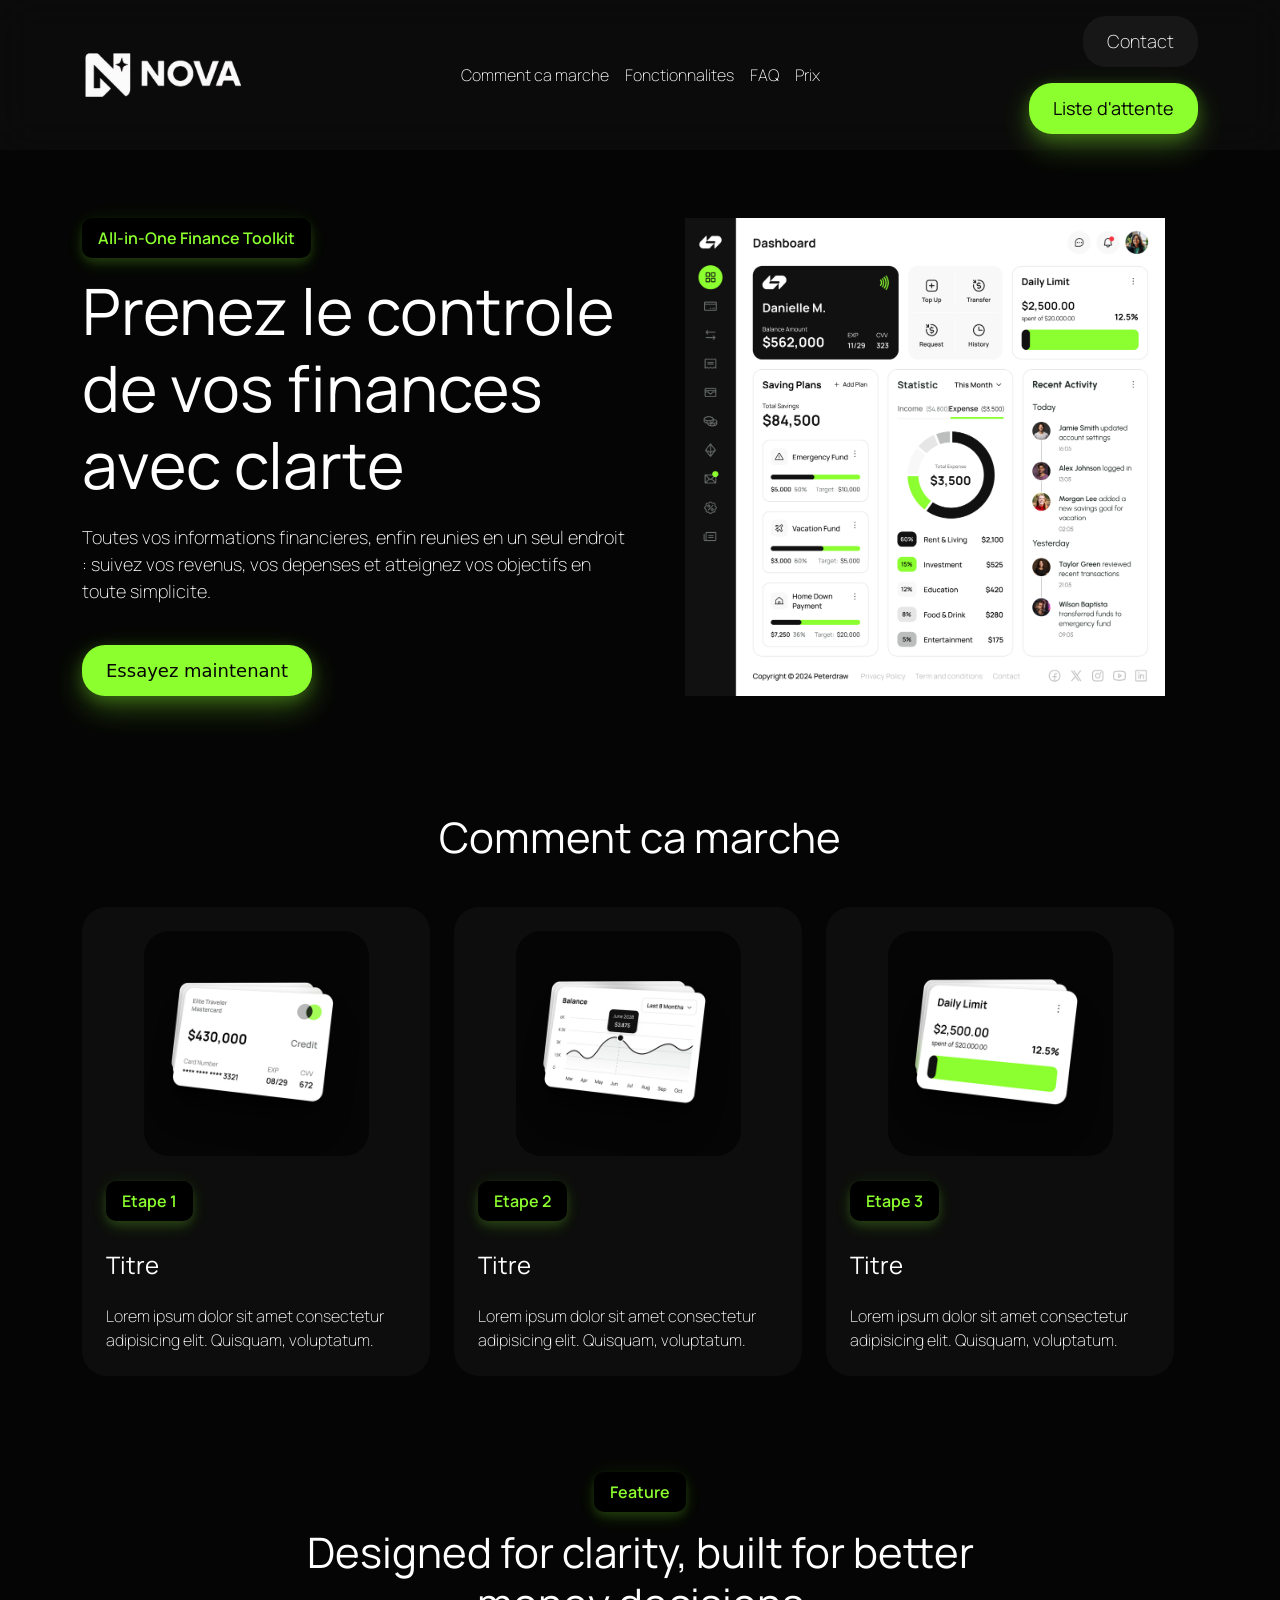
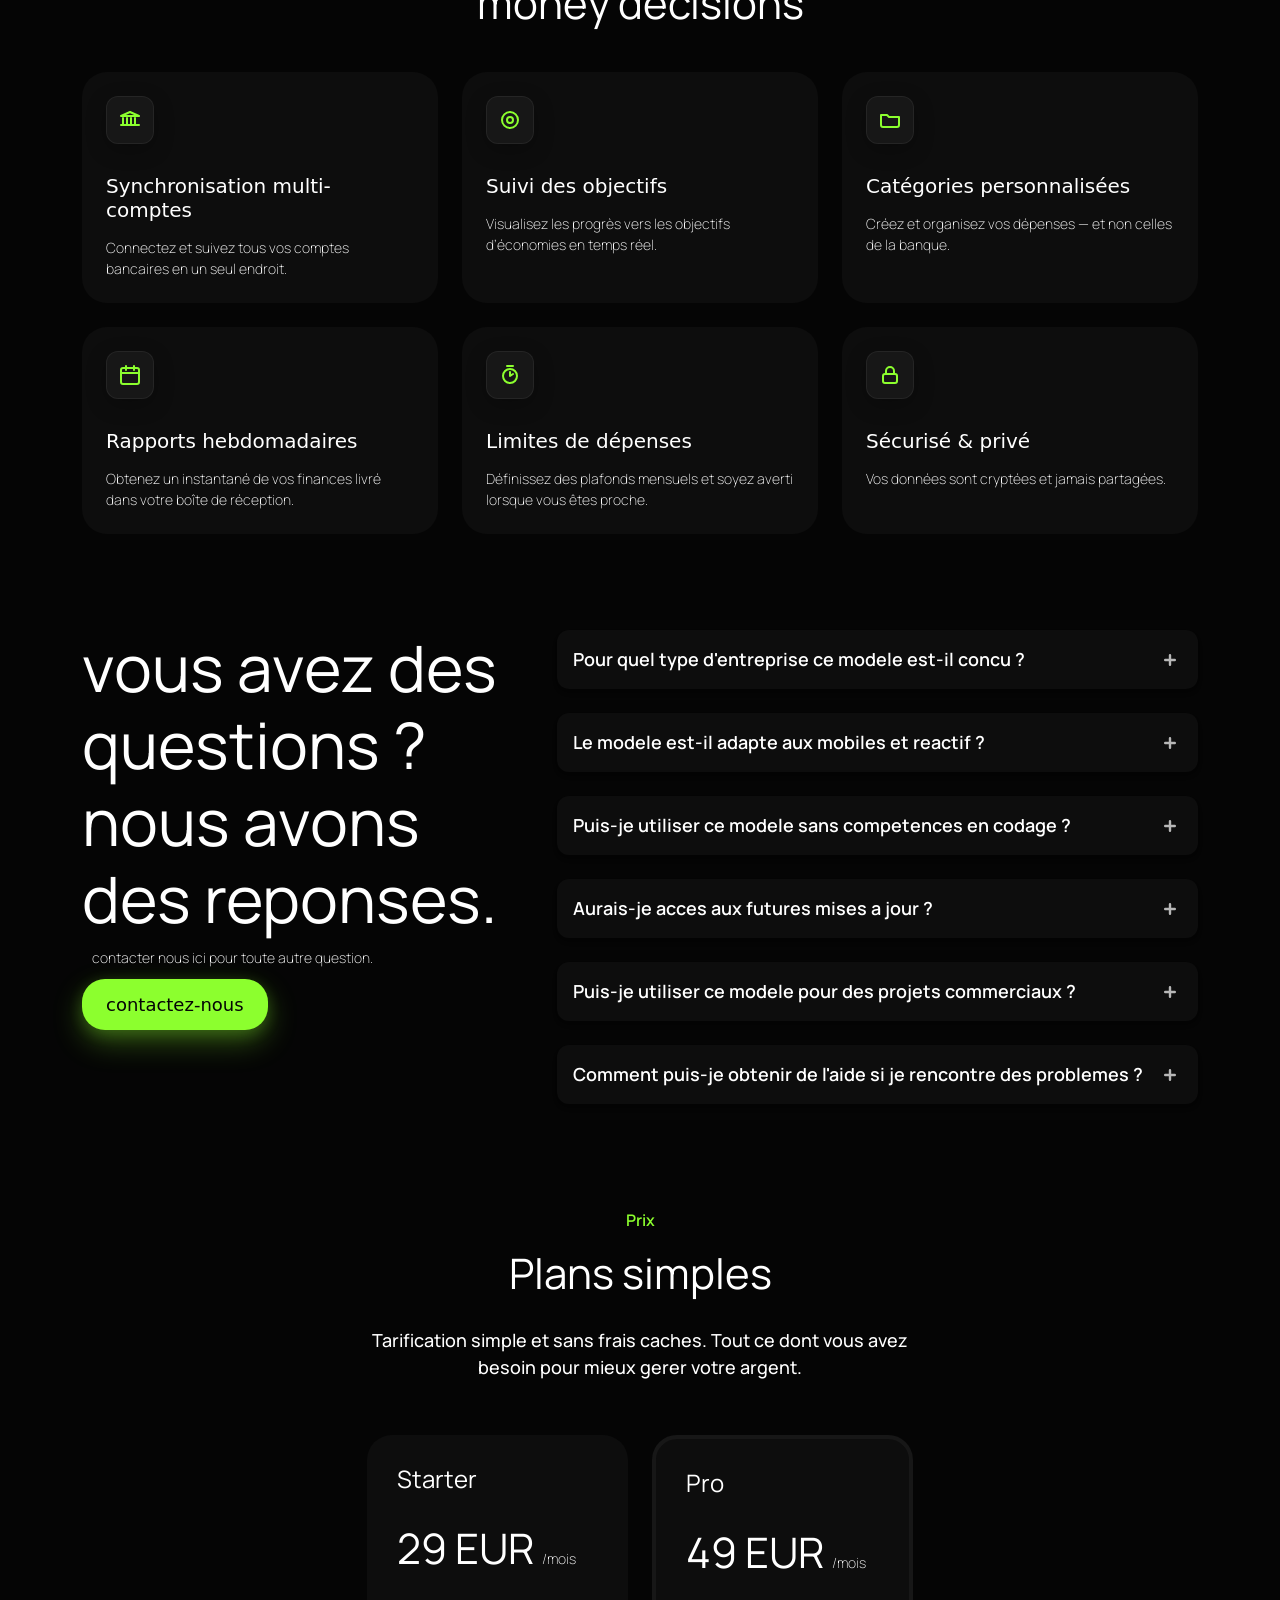
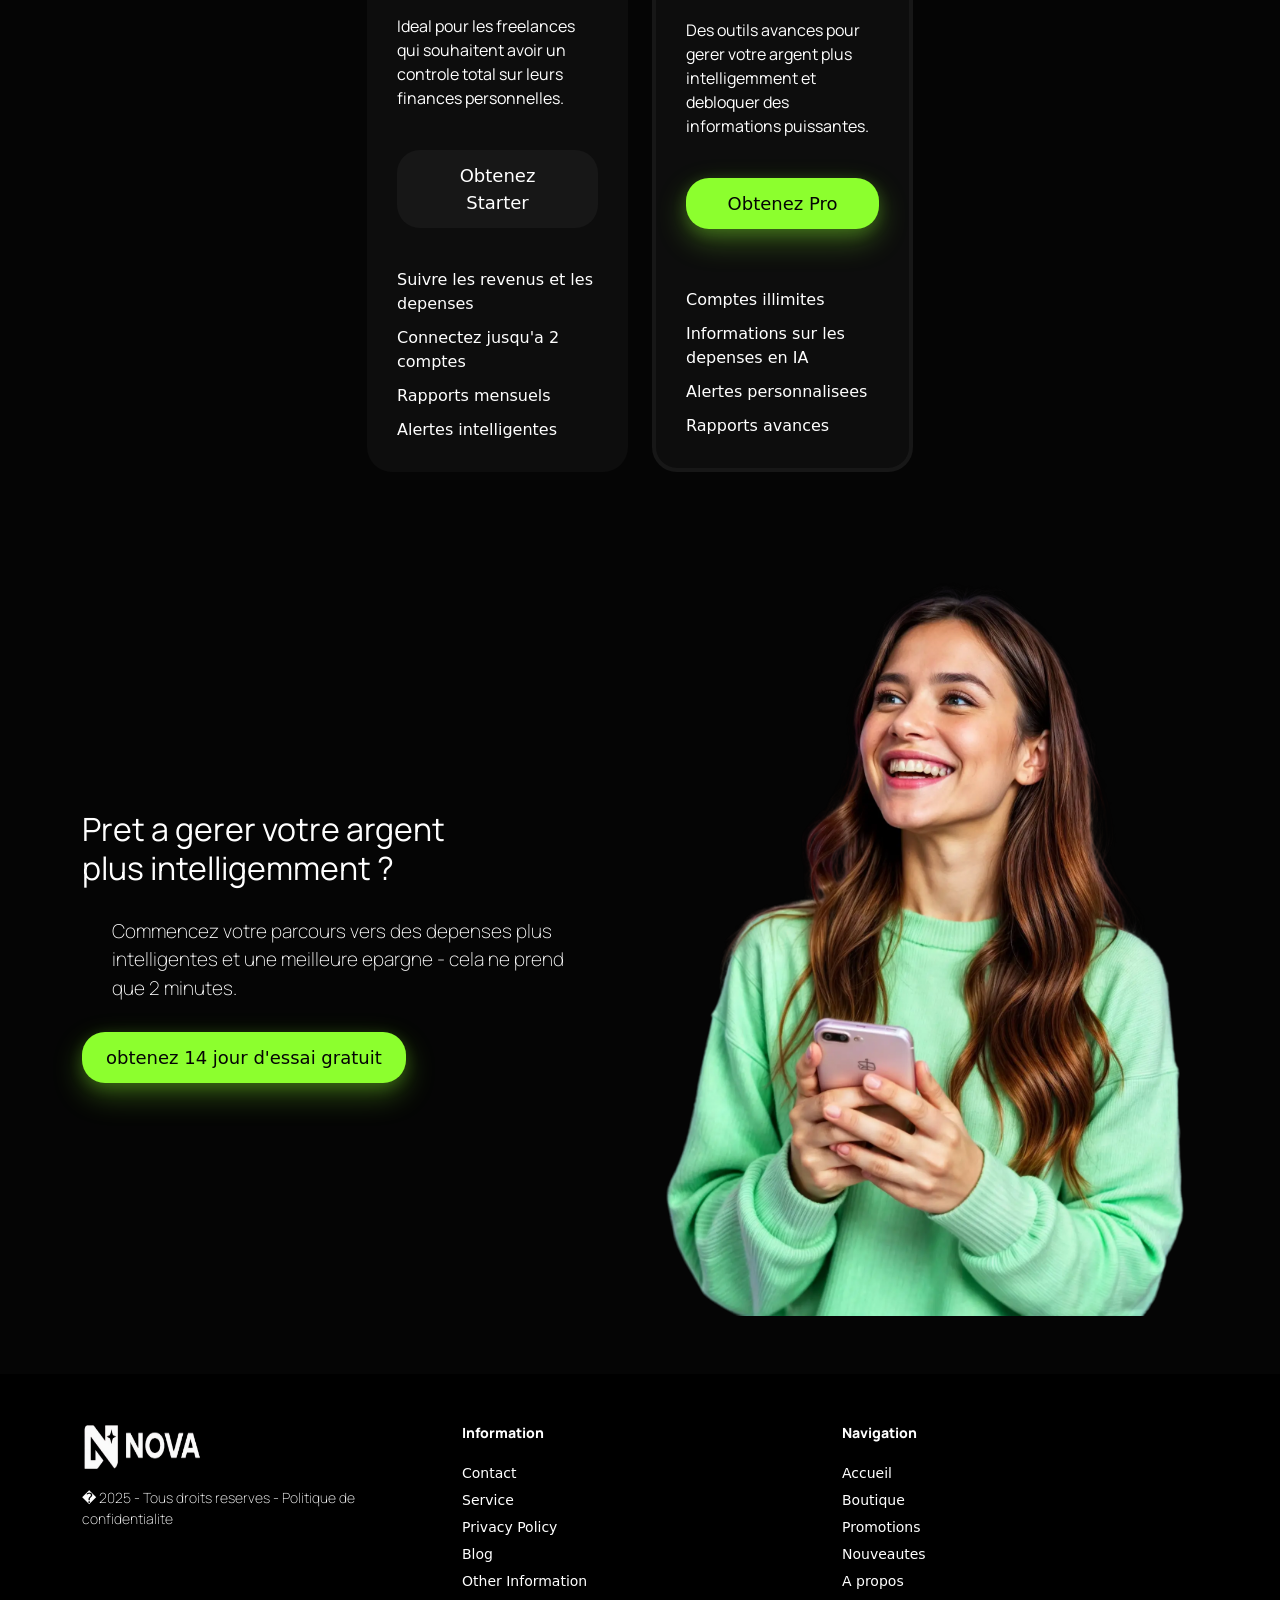
<file: index.html>
<!DOCTYPE html>
<html lang="fr">
<head>
    <meta charset="utf-8">
    <meta name="viewport" content="width=device-width, initial-scale=1">
    <title>Nova</title>
    <link href="https://cdn.jsdelivr.net/npm/bootstrap@5.3.8/dist/css/bootstrap.min.css" rel="stylesheet" integrity="sha384-sRIl4kxILFvY47J16cr9ZwB07vP4J8+LH7qKQnuqkuIAvNWLzeN8tE5YBujZqJLB" crossorigin="anonymous">
    <link rel="preconnect" href="https://fonts.googleapis.com">
    <link rel="preconnect" href="https://fonts.gstatic.com" crossorigin>
    <link href="https://fonts.googleapis.com/css2?family=Manrope:wght@200;300;400;500;600;700;800&display=swap" rel="stylesheet">
    <link rel="stylesheet" href="css/styles.css">
    <script src="js/script.js"></script>
</head>
<body>
<!-- 
    HEADER - Navigation principale sticky
    ====================================
    Header fixe en haut de page contenant le logo, la navigation principale
    et les boutons d'action. Utilise Bootstrap pour le responsive design.
-->
<header class="py-3"> <!-- Padding vertical pour l'espacement, classe sticky définie en CSS -->
    <div class="container"> <!-- Container Bootstrap pour centrer le contenu -->
        <div class="row align-items-center gy-3"> <!-- Grille responsive avec alignement vertical centré -->
            
            <!-- Logo de l'entreprise - Responsive : centré sur mobile, aligné à gauche sur desktop -->
            <div class="col-12 col-md-3 text-center text-md-start">
                <img class="logo" src="asset/img/logo.png" alt="Logo Nova - Plateforme de gestion financière">
            </div>
            
            <!-- Navigation principale - Menu horizontal avec ancres vers les sections -->
            <div class="col-12 col-md-6">
                <nav> <!-- Élément sémantique pour la navigation -->
                    <ul class="menu d-flex flex-wrap justify-content-center gap-3 mb-0">
                        <li><a href="#section1" class="nav-link">Comment ca marche</a></li> <!-- Lien vers section mécanisme -->
                        <li><a href="#section2" class="nav-link">Fonctionnalites</a></li> <!-- Lien vers section features -->
                        <li><a href="#question-1" class="nav-link">FAQ</a></li> <!-- Lien vers section FAQ -->
                        <li><a href="#section3" class="nav-link">Prix</a></li> <!-- Lien vers section pricing -->
                    </ul>
                </nav>
            </div>
            
            <!-- Boutons d'action - Contact et inscription à la liste d'attente -->
            <div class="col-12 col-md-3">
                <div class="d-flex justify-content-center justify-content-md-end gap-3 flex-wrap">
                    <button class="btn1" onclick="openPopup()">Contact</button> <!-- Ouvre la popup de contact -->
                    <a href="html/waitlist.html" class="btn">Liste d'attente</a> <!-- Redirection vers page waitlist -->
                </div>
            </div>
        </div>
    </div>
</header>

<!-- 
    POPUP DE CONTACT - Modal overlay
    ===============================
    Popup modale pour le formulaire de contact, cachée par défaut.
    Activée via JavaScript avec gestion des événements de fermeture.
-->
<div class="overlay" id="overlay" onclick="closePopup(event)"> <!-- Overlay sombre avec fermeture au clic -->
    <div class="popup" onclick="event.stopPropagation()"> <!-- Popup centrée, empêche la propagation du clic -->
        <button class="close-btn" onclick="closePopup()">Fermer</button> <!-- Bouton de fermeture explicite -->
        <h3>Contact</h3> <!-- Titre du formulaire -->
        
        <!-- Formulaire de contact avec champs obligatoires -->
        <form>
            <label for="nom">Nom :</label> <!-- Label associé pour l'accessibilité -->
            <input type="text" id="nom" name="nom"> <!-- Champ texte pour le nom -->

            <label for="email">Email :</label> <!-- Label pour l'email -->
            <input type="email" id="email" name="email"> <!-- Champ email avec validation HTML5 -->

            <label for="message">Message :</label> <!-- Label pour le message -->
            <textarea id="message" name="message"></textarea> <!-- Zone de texte multiligne -->

            <button class="btn">Envoyer</button> <!-- Bouton de soumission du formulaire -->
        </form>
    </div>
</div>

<!-- 
    CONTENU PRINCIPAL - Main content
    ===============================
    Contient toutes les sections principales de la page d'accueil
-->
<main>
    <!-- 
        SECTION HERO - Bannière d'accueil
        =================================
        Section d'introduction avec titre principal, description et call-to-action.
        Layout en deux colonnes : texte à gauche, image à droite sur desktop.
    -->
    <section class="hero py-5"> <!-- Section hero avec padding vertical -->
        <div class="container"> <!-- Container Bootstrap pour la largeur maximale -->
            <div class="row align-items-center justify-content-center gy-5"> <!-- Grille responsive avec espacement -->
                
                <!-- Colonne de contenu textuel - Priorité sur mobile -->
                <div class="col-12 col-lg-6 text-center text-lg-start">
                    <p class="hero-tag">All-in-One Finance Toolkit</p> <!-- Tag descriptif du produit -->
                    <h1 class="hero-title">Prenez le controle de vos finances avec clarte</h1> <!-- Titre principal H1 pour SEO -->
                    <p class="hero-text">Toutes vos informations financieres, enfin reunies en un seul endroit : suivez vos revenus, vos depenses et atteignez vos objectifs en toute simplicite.</p> <!-- Description détaillée -->
                    
                    <!-- Call-to-action principal -->
                    <div class="d-flex justify-content-center justify-content-lg-start">
                        <button class="btn">Essayez maintenant</button> <!-- Bouton d'action principal -->
                    </div>
                </div>
                
                <!-- Colonne d'illustration - Image hero -->
                <div class="col-12 col-lg-6 text-center">
                    <img id="anim1" class="hero-img img-fluid" src="asset/img/hero.avif" alt="Interface de gestion financière Nova"> <!-- Image responsive avec ID pour animation -->
                </div>
            </div>
        </div>
    </section>

    <!-- 
        SECTION MÉCANISME - Comment ça marche
        ====================================
        Présentation du processus en 3 étapes avec cards Bootstrap.
        Grille responsive qui s'adapte selon la taille d'écran.
    -->
    <section id="section1" class="py-5"> <!-- Section avec ancre pour navigation -->
        <div class="container">
            <!-- Titre de section centré -->
            <div class="row justify-content-center text-center mb-4">
                <div class="col-12 col-lg-6">
                    <h2 class="mechanisme-title">Comment ca marche</h2> <!-- Titre H2 pour hiérarchie SEO -->
                </div>
            </div>
            
            <!-- Grille de cards explicatives - 3 étapes du processus -->
            <div class="row g-4 align-items-stretch card-mechanism"> <!-- Espacement uniforme entre cards -->
                
                <!-- Card Étape 1 -->
                <div class="col-12 col-sm-6 col-md-4"> <!-- Responsive : 1 colonne mobile, 2 tablet, 3 desktop -->
                    <div class="card h-100"> <!-- Hauteur égale pour alignement -->
                        <img src="asset/img/card.avif" alt="Étape 1 - Configuration initiale"> <!-- Image illustrative -->
                        <p class="card-step">Etape 1</p> <!-- Numéro d'étape -->
                        <h3 class="card-title">Titre</h3> <!-- Titre de l'étape -->
                        <p class="card-text">Lorem ipsum dolor sit amet consectetur adipisicing elit. Quisquam, voluptatum.</p> <!-- Description -->
                    </div>
                </div>
                
                <!-- Card Étape 2 -->
                <div class="col-12 col-sm-6 col-md-4">
                    <div class="card h-100">
                        <img src="asset/img/card2.avif" alt="Étape 2 - Utilisation de la plateforme">
                        <p class="card-step">Etape 2</p>
                        <h3 class="card-title">Titre</h3>
                        <p class="card-text">Lorem ipsum dolor sit amet consectetur adipisicing elit. Quisquam, voluptatum.</p>
                    </div>
                </div>
                
                <!-- Card Étape 3 -->
                <div class="col-12 col-sm-6 col-md-4">
                    <div class="card h-100">
                        <img src="asset/img/card3.avif" alt="Étape 3 - Résultats et suivi">
                        <p class="card-step">Etape 3</p>
                        <h3 class="card-title">Titre</h3>
                        <p class="card-text">Lorem ipsum dolor sit amet consectetur adipisicing elit. Quisquam, voluptatum.</p>
                    </div>
                </div>
            </div>
        </div>
    </section>

    <section id="section2" class="mechanisme py-5">
        <div class="container">
            <div class="row justify-content-center text-center mb-4">
                <div class="col-12 col-lg-8">
                    <p class="feature-tag">Feature</p>
                    <h2 class="mechanisme-title">Designed for clarity, built for better money decisions</h2>
                </div>
            </div>
            <div class="row g-4 align-items-stretch">
                <div class="col-12 col-sm-6 col-lg-4 col-xl-3">
                    <div class="feature-card h-100">
                        <p class="card-step">UwU</p>
                        <h5 class="card-title">Synchronisation multi-comptes</h5>
                        <p class="card-text">Connectez et suivez tous vos comptes bancaires en un seul endroit.</p>
                    </div>
                </div>
                <div class="col-12 col-sm-6 col-lg-4 col-xl-3">
                    <div class="feature-card h-100">
                        <p class="card-step">UwU</p>
                        <h5 class="card-title">Suivi des objectifs</h5>
                        <p class="card-text">Visualisez les progrès vers les objectifs d’économies en temps réel.</p>
                    </div>
                </div>
                <div class="col-12 col-sm-6 col-lg-4 col-xl-3">
                    <div class="feature-card h-100">
                        <p class="card-step">UwU</p>
                        <h5 class="card-title">Catégories personnalisées</h5>
                        <p class="card-text">Créez et organisez vos dépenses — et non celles de la banque.</p>
                    </div>
                </div>
                <div class="col-12 col-sm-6 col-lg-4 col-xl-3">
                    <div class="feature-card h-100">
                        <p class="card-step">UwU</p>
                        <h5 class="card-title">Rapports hebdomadaires</h5>
                        <p class="card-text">Obtenez un instantané de vos finances livré dans votre boîte de réception.</p>
                    </div>
                </div>
                <div class="col-12 col-sm-6 col-lg-4 col-xl-3">
                    <div class="feature-card h-100">
                        <p class="card-step">UwU</p>
                        <h5 class="card-title">Limites de dépenses</h5>
                        <p class="card-text">Définissez des plafonds mensuels et soyez averti lorsque vous êtes proche.</p>
                    </div>
                </div>
                <div class="col-12 col-sm-6 col-lg-4 col-xl-3">
                    <div class="feature-card h-100">
                        <p class="card-step">UwU</p>
                        <h5 class="card-title">Sécurisé & privé</h5>
                        <p class="card-text">Vos données sont cryptées et jamais partagées.</p>
                    </div>
                </div>
            </div>
        </div>
    </section>

    <section id="question-1" class="py-5">
        <div class="container">
            <div class="row gy-5 align-items-start">
                <div class="col-12 col-lg-5">
                    <div class="vos-questions text-center text-lg-start">
                        <h1>vous avez des questions ?<br>nous avons des reponses.</h1>
                        <p>contacter nous ici pour toute autre question.</p>
                        <button class="btn1" onclick="openPopup()">contactez-nous</button>
                    </div>
                </div>
                <div class="col-12 col-lg-7">
                    <div class="faq-container">
                        <div class="faq-items">
                            <div class="faq-item">
                                <button
                                    class="faq-button"
                                    onclick="toggleFaqItem(1)"
                                    aria-expanded="false"
                                    aria-controls="faq-content-1"
                                    id="faq-button-1"
                                >
                                    <span class="faq-question">
                                        Pour quel type d'entreprise ce modele est-il concu ?
                                    </span>
                                    <svg
                                        id="faq-icon-plus-1"
                                        class="faq-icon"
                                        fill="currentColor"
                                        viewBox="0 0 20 20"
                                    >
                                        <path d="M10 5a1 1 0 011 1v3h3a1 1 0 110 2h-3v3a1 1 0 11-2 0v-3H6a1 1 0 110-2h3V6a1 1 0 011-1z"/>
                                    </svg>
                                    <svg
                                        id="faq-icon-minus-1"
                                        class="faq-icon hidden"
                                        fill="currentColor"
                                        viewBox="0 0 20 20"
                                    >
                                        <path d="M5 10a1 1 0 011-1h8a1 1 0 110 2H6a1 1 0 01-1-1z"/>
                                    </svg>
                                </button>
                                <div
                                    id="faq-content-1"
                                    class="faq-content"
                                    role="region"
                                    aria-labelledby="faq-button-1"
                                >
                                    <p>Nova est concu pour les outils SaaS, les tableaux de bord, les plateformes fintech ou tout produit numerique necessitant une page d'atterrissage moderne et axee sur la conversion. Il est entierement adaptable a un eventail de services web.</p>
                                </div>
                            </div>

                            <div class="faq-item">
                                <button
                                    class="faq-button"
                                    onclick="toggleFaqItem(2)"
                                    aria-expanded="false"
                                    aria-controls="faq-content-2"
                                    id="faq-button-2"
                                >
                                    <span class="faq-question">Le modele est-il adapte aux mobiles et reactif ?</span>
                                    <svg
                                        id="faq-icon-plus-2"
                                        class="faq-icon"
                                        fill="currentColor"
                                        viewBox="0 0 20 20"
                                    >
                                        <path d="M10 5a1 1 0 011 1v3h3a1 1 0 110 2h-3v3a1 1 0 11-2 0v-3H6a1 1 0 110-2h3V6a1 1 0 011-1z"/>
                                    </svg>
                                    <svg
                                        id="faq-icon-minus-2"
                                        class="faq-icon hidden"
                                        fill="currentColor"
                                        viewBox="0 0 20 20"
                                    >
                                        <path d="M5 10a1 1 0 011-1h8a1 1 0 110 2H6a1 1 0 01-1-1z"/>
                                    </svg>
                                </button>
                                <div
                                    id="faq-content-2"
                                    class="faq-content"
                                    role="region"
                                    aria-labelledby="faq-button-2"
                                >
                                    <p>Absolument. La mise en page s'adapte parfaitement a toutes les tailles d'ecran, y compris les ordinateurs de bureau, les tablettes et les smartphones. Chaque section est concue pour offrir une experience transparente sur tous les appareils.</p>
                                </div>
                            </div>

                            <div class="faq-item">
                                <button
                                    class="faq-button"
                                    onclick="toggleFaqItem(3)"
                                    aria-expanded="false"
                                    aria-controls="faq-content-3"
                                    id="faq-button-3"
                                >
                                    <span class="faq-question">Puis-je utiliser ce modele sans competences en codage ?</span>
                                    <svg
                                        id="faq-icon-plus-3"
                                        class="faq-icon"
                                        fill="currentColor"
                                        viewBox="0 0 20 20"
                                    >
                                        <path d="M10 5a1 1 0 011 1v3h3a1 1 0 110 2h-3v3a1 1 0 11-2 0v-3H6a1 1 0 110-2h3V6a1 1 0 011-1z"/>
                                    </svg>
                                    <svg
                                        id="faq-icon-minus-3"
                                        class="faq-icon hidden"
                                        fill="currentColor"
                                        viewBox="0 0 20 20"
                                    >
                                        <path d="M5 10a1 1 0 011-1h8a1 1 0 110 2H6a1 1 0 01-1-1z"/>
                                    </svg>
                                </button>
                                <div
                                    id="faq-content-3"
                                    class="faq-content"
                                    role="region"
                                    aria-labelledby="faq-button-3"
                                >
                                    <p>Oui, le modele est entierement modifiable avec des outils de glisser-deposer. Aucune connaissance en codage n'est requise pour mettre a jour le texte, echanger des images ou ajuster les mises en page.</p>
                                </div>
                            </div>

                            <div class="faq-item">
                                <button
                                    class="faq-button"
                                    onclick="toggleFaqItem(4)"
                                    aria-expanded="false"
                                    aria-controls="faq-content-4"
                                    id="faq-button-4"
                                >
                                    <span class="faq-question">Aurais-je acces aux futures mises a jour ?</span>
                                    <svg
                                        id="faq-icon-plus-4"
                                        class="faq-icon"
                                        fill="currentColor"
                                        viewBox="0 0 20 20"
                                    >
                                        <path d="M10 5a1 1 0 011 1v3h3a1 1 0 110 2h-3v3a1 1 0 11-2 0v-3H6a1 1 0 110-2h3V6a1 1 0 011-1z"/>
                                    </svg>
                                    <svg
                                        id="faq-icon-minus-4"
                                        class="faq-icon hidden"
                                        fill="currentColor"
                                        viewBox="0 0 20 20"
                                    >
                                        <path d="M5 10a1 1 0 011-1h8a1 1 0 110 2H6a1 1 0 01-1-1z"/>
                                    </svg>
                                </button>
                                <div
                                    id="faq-content-4"
                                    class="faq-content"
                                    role="region"
                                    aria-labelledby="faq-button-4"
                                >
                                    <p>Oui. Une fois l'achat effectue, vous recevrez automatiquement toutes les ameliorations ou optimisations futures que nous apporterons au modele. Votre version reste a jour avec les meilleures pratiques.</p>
                                </div>
                            </div>

                            <div class="faq-item">
                                <button
                                    class="faq-button"
                                    onclick="toggleFaqItem(5)"
                                    aria-expanded="false"
                                    aria-controls="faq-content-5"
                                    id="faq-button-5"
                                >
                                    <span class="faq-question">Puis-je utiliser ce modele pour des projets commerciaux ?</span>
                                    <svg
                                        id="faq-icon-plus-5"
                                        class="faq-icon"
                                        fill="currentColor"
                                        viewBox="0 0 20 20"
                                    >
                                        <path d="M10 5a1 1 0 011 1v3h3a1 1 0 110 2h-3v3a1 1 0 11-2 0v-3H6a1 1 0 110-2h3V6a1 1 0 011-1z"/>
                                    </svg>
                                    <svg
                                        id="faq-icon-minus-5"
                                        class="faq-icon hidden"
                                        fill="currentColor"
                                        viewBox="0 0 20 20"
                                    >
                                        <path d="M5 10a1 1 0 011-1h8a1 1 0 110 2H6a1 1 0 01-1-1z"/>
                                    </svg>
                                </button>
                                <div
                                    id="faq-content-5"
                                    class="faq-content"
                                    role="region"
                                    aria-labelledby="faq-button-5"
                                >
                                    <p>Sans faute. Nova est concede sous licence pour un usage personnel et commercial, ce qui vous permet de creer des sites Web clients ou de lancer votre propre produit sans aucun probleme de licence.</p>
                                </div>
                            </div>

                            <div class="faq-item">
                                <button
                                    class="faq-button"
                                    onclick="toggleFaqItem(6)"
                                    aria-expanded="false"
                                    aria-controls="faq-content-6"
                                    id="faq-button-6"
                                >
                                    <span class="faq-question">Comment puis-je obtenir de l'aide si je rencontre des problemes ?</span>
                                    <svg
                                        id="faq-icon-plus-6"
                                        class="faq-icon"
                                        fill="currentColor"
                                        viewBox="0 0 20 20"
                                    >
                                        <path d="M10 5a1 1 0 011 1v3h3a1 1 0 110 2h-3v3a1 1 0 11-2 0v-3H6a1 1 0 110-2h3V6a1 1 0 011-1z"/>
                                    </svg>
                                    <svg
                                        id="faq-icon-minus-6"
                                        class="faq-icon hidden"
                                        fill="currentColor"
                                        viewBox="0 0 20 20"
                                    >
                                        <path d="M5 10a1 1 0 011-1h8a1 1 0 110 2H6a1 1 0 01-1-1z"/>
                                    </svg>
                                </button>
                                <div
                                    id="faq-content-6"
                                    class="faq-content"
                                    role="region"
                                    aria-labelledby="faq-button-6"
                                >
                                    <p>Nous sommes la pour vous aider. Si vous avez des questions, vous pouvez nous joindre directement par notre formulaire de contact. Nous repondons generalement dans les 24 heures.</p>
                                </div>
                            </div>
                        </div>
                    </div>
                </div>
            </div>
        </div>
    </section>

    <section id="section3" class="py-5">
        <div class="container">
            <div class="row justify-content-center text-center mb-4">
                <div class="col-12 col-lg-6">
                    <p class="top-title-pricing">Prix</p>
                    <h2 class="title-pricing">Plans simples</h2>
                    <p class="plan-text">Tarification simple et sans frais caches. Tout ce dont vous avez besoin pour mieux gerer votre argent.</p>
                </div>
            </div>
            <div class="row g-4 justify-content-center align-items-stretch">
                <div class="col-12 col-sm-6 col-lg-4 col-xl-3">
                    <div class="plan-starter d-flex flex-column h-100">
                        <h4 class="plan-title">Starter</h4>
                        <div class="d-flex align-items-baseline gap-2">
                            <h2 class="plan-price">29 EUR</h2><p class="plan-duration">/mois</p>
                        </div>
                        <p class="plan-description">Ideal pour les freelances qui souhaitent avoir un controle total sur leurs finances personnelles.</p>
                        <button class="btn-starter">Obtenez Starter</button>
                        <ul class="plan-features list-unstyled ps-0 mt-auto mb-0">
                            <li>Suivre les revenus et les depenses</li>
                            <li>Connectez jusqu'a 2 comptes</li>
                            <li>Rapports mensuels</li>
                            <li>Alertes intelligentes</li>
                        </ul>
                    </div>
                </div>
                <div class="col-12 col-sm-6 col-lg-4 col-xl-3">
                    <div class="plan-pro d-flex flex-column h-100">
                        <h4 class="plan-title">Pro</h4>
                        <div class="d-flex align-items-baseline gap-2">
                            <h2 class="plan-price">49 EUR</h2><p class="plan-duration">/mois</p>
                        </div>
                        <p class="plan-description">Des outils avances pour gerer votre argent plus intelligemment et debloquer des informations puissantes.</p>
                        <button class="btn-pro">Obtenez Pro</button>
                        <ul class="plan-features list-unstyled ps-0 mt-auto mb-0">
                            <li>Comptes illimites</li>
                            <li>Informations sur les depenses en IA</li>
                            <li>Alertes personnalisees</li>
                            <li>Rapports avances</li>
                        </ul>
                    </div>
                </div>
            </div>
        </div>
    </section>

    <section class="blog py-5">
        <div class="container">
            <div class="row align-items-center gy-4">
                <div class="col-12 col-md-6 text-center text-md-start">
                     <h3>Pret a gerer votre argent <br> plus intelligemment ?</h3>
                     <p>Commencez votre parcours vers des depenses plus intelligentes et une meilleure epargne - cela ne prend que 2 minutes.</p>
                     <button class="btn">obtenez 14 jour d'essai gratuit</button>
                </div>
                <div class="col-12 col-md-6 text-center">
                    <img class="img-1 img-fluid" src="asset/img/femme.webp" alt="femme">
                </div>
            </div>
        </div>
    </section>
</main>

<footer class="py-5">
    <div class="container">
        <div class="row gy-4">
            <div class="col-12 col-md-4">
                <div class="footer-content">
                    <img src="asset/img/logo.png" alt="Reservetel Logo" class="logo">
                    <div class="infos">
                        <p> � 2025 - Tous droits reserves - Politique de confidentialite </p>
                    </div>
                </div>
            </div>
            <div class="col-12 col-md-8">
                <div class="row gy-4">
                    <div class="col-12 col-sm-6">
                        <div class="footer-links">
                            <p><strong>Information</strong></p>
                            <ul class="footer-menu">
                                <li>Contact</li>
                                <li>Service</li>
                                <li>Privacy Policy</li>
                                <li>Blog</li>
                                <li>Other Information</li>
                            </ul>
                        </div>
                    </div>
                    <div class="col-12 col-sm-6">
                        <div class="footer-links">
                            <p><strong>Navigation</strong></p>
                            <ul class="footer-menu">
                                <li>Accueil</li>
                                <li>Boutique</li>
                                <li>Promotions</li>
                                <li>Nouveautes</li>
                                <li>A propos</li>
                            </ul>
                        </div>
                    </div>
                </div>
            </div>
        </div>
    </div>
</footer>
</body>
</html>
</file>
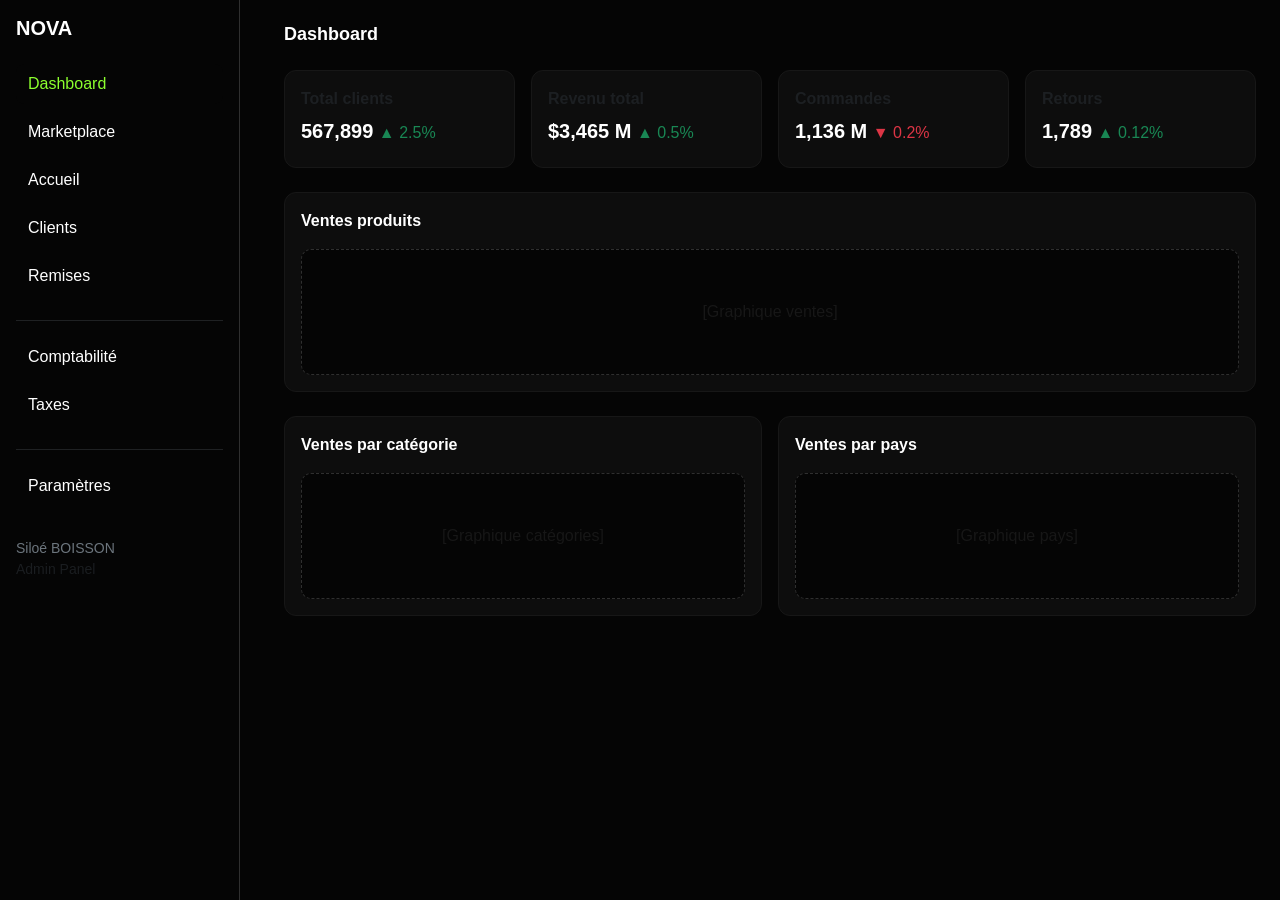
<file: html/admin_panel.html>
<!DOCTYPE html>
<html lang="fr">
<head>
    <meta charset="UTF-8">
    <title>Panel Admin</title>
    <link href="https://cdn.jsdelivr.net/npm/bootstrap@5.3.8/dist/css/bootstrap.min.css" rel="stylesheet" integrity="sha384-sRIl4kxILFvY47J16cr9ZwB07vP4J8+LH7qKQnuqkuIAvNWLzeN8tE5YBujZqJLB" crossorigin="anonymous">
    <link rel="stylesheet" href="../css/styles.css">
    <link rel="stylesheet" href="../css/adminpanel.css">
</head>
<body>

<div class="d-flex">
    <!-- Sidebar -->
    <div class="sidebar p-3">
        <h5 class="fw-bold text-white mb-4">NOVA</h5>
        <ul class="nav flex-column">
            <li class="nav-item mb-2"><a href="#" class="nav-link active">Dashboard</a></li>
            <li class="nav-item mb-2"><a href="#" class="nav-link">Marketplace</a></li>
            <li class="nav-item mb-2"><a href="../index.html" class="nav-link">Accueil</a></li>
            <li class="nav-item mb-2"><a href="#" class="nav-link">Clients</a></li>
            <li class="nav-item mb-2"><a href="#" class="nav-link">Remises</a></li>
            <hr class="border-secondary">
            <li class="nav-item mb-2"><a href="#" class="nav-link">Comptabilité</a></li>
            <li class="nav-item mb-2"><a href="#" class="nav-link">Taxes</a></li>
            <hr class="border-secondary">
            <li class="nav-item mb-2"><a href="#" class="nav-link">Paramètres</a></li>
        </ul>
        <div class="mt-auto small text-secondary pt-4">
            Siloé BOISSON<br><span class="text-muted">Admin Panel</span>
        </div>
    </div>

    <!-- Main content -->
    <div class="main p-4 flex-fill">
        <h4 class="fw-bold text-white mb-4">Dashboard</h4>

        <!-- Stats Cards -->
        <div class="row g-3 mb-4">
            <div class="col-md-3">
                <div class="card p-3 stat-card">
                    <div class="fw-semibold text-muted">Total clients</div>
                    <h5 class="fw-bold text-white mt-2">567,899 <span class="text-success fs-6">▲ 2.5%</span></h5>
                </div>
            </div>
            <div class="col-md-3">
                <div class="card p-3 stat-card">
                    <div class="fw-semibold text-muted">Revenu total</div>
                    <h5 class="fw-bold text-white mt-2">$3,465 M <span class="text-success fs-6">▲ 0.5%</span></h5>
                </div>
            </div>
            <div class="col-md-3">
                <div class="card p-3 stat-card">
                    <div class="fw-semibold text-muted">Commandes</div>
                    <h5 class="fw-bold text-white mt-2">1,136 M <span class="text-danger fs-6">▼ 0.2%</span></h5>
                </div>
            </div>
            <div class="col-md-3">
                <div class="card p-3 stat-card">
                    <div class="fw-semibold text-muted">Retours</div>
                    <h5 class="fw-bold text-white mt-2">1,789 <span class="text-success fs-6">▲ 0.12%</span></h5>
                </div>
            </div>
        </div>

        <!-- Graph placeholders -->
        <div class="card p-3 mb-4 stat-card">
            <div class="fw-semibold text-white mb-3">Ventes produits</div>
            <div class="chart-placeholder">[Graphique ventes]</div>
        </div>

        <div class="row g-3">
            <div class="col-md-6">
                <div class="card p-3 stat-card">
                    <div class="fw-semibold text-white mb-3">Ventes par catégorie</div>
                    <div class="chart-placeholder">[Graphique catégories]</div>
                </div>
            </div>
            <div class="col-md-6">
                <div class="card p-3 stat-card">
                    <div class="fw-semibold text-white mb-3">Ventes par pays</div>
                    <div class="chart-placeholder">[Graphique pays]</div>
                </div>
            </div>
        </div>
    </div>
</div>

</body>
</html>
</file>
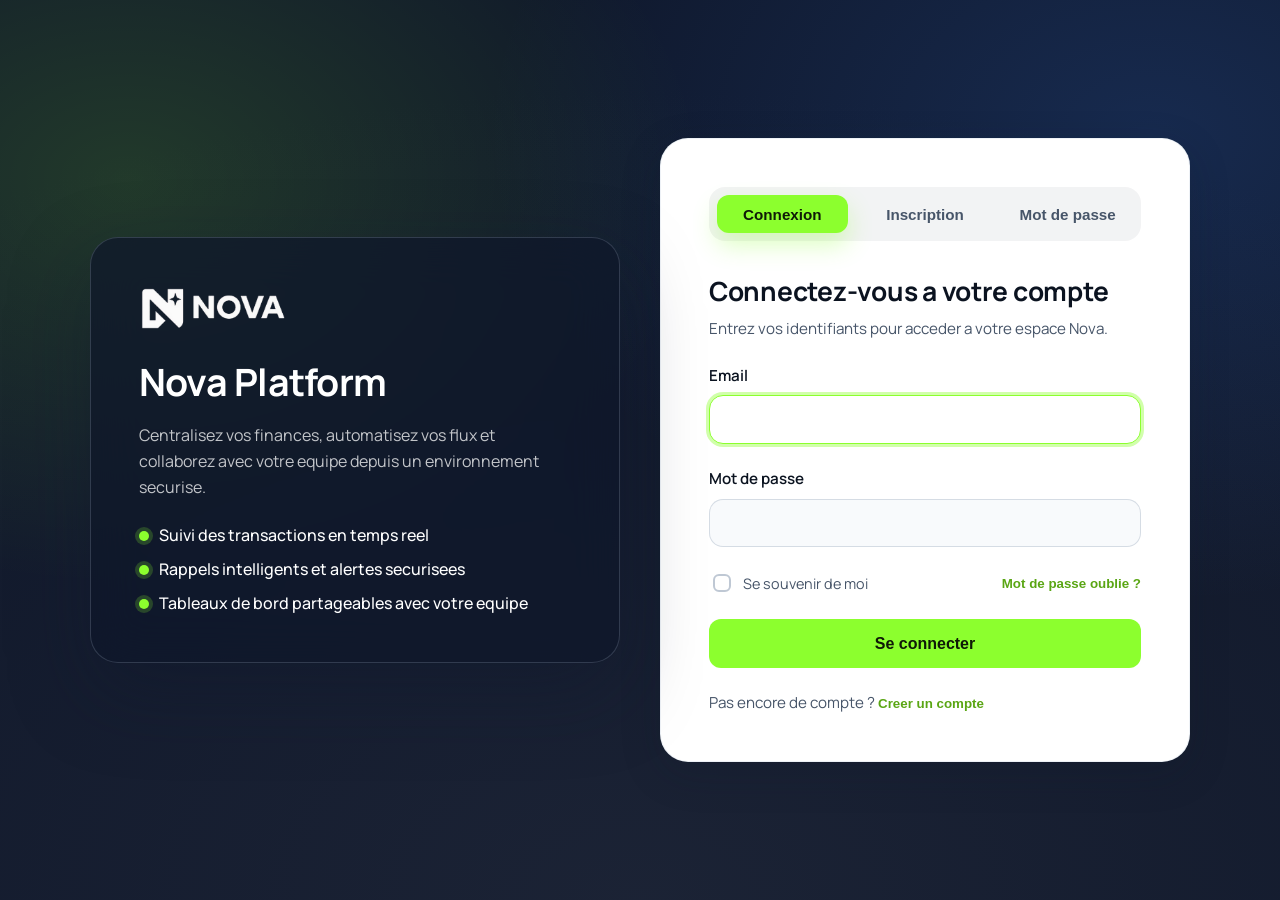
<file: html/auth.html>
<!DOCTYPE html>
<html lang="fr">
<head>
    <meta charset="UTF-8">
    <meta name="viewport" content="width=device-width, initial-scale=1.0">
    <title>Nova - Espace Authentification</title>
    <link rel="preconnect" href="https://fonts.googleapis.com">
    <link rel="preconnect" href="https://fonts.gstatic.com" crossorigin>
    <link href="https://fonts.googleapis.com/css2?family=Manrope:wght@400;500;600;700&display=swap" rel="stylesheet">
    <link rel="stylesheet" href="../css/auth.css">
</head>
<body>
<main class="auth-layout">
    <section class="auth-content">
        <div class="auth-intro">
            <img src="../asset/img/logo.png" alt="Nova" class="auth-logo">
            <h1>Nova Platform</h1>
            <p>Centralisez vos finances, automatisez vos flux et collaborez avec votre equipe depuis un environnement securise.</p>
            <ul>
                <li>Suivi des transactions en temps reel</li>
                <li>Rappels intelligents et alertes securisees</li>
                <li>Tableaux de bord partageables avec votre equipe</li>
            </ul>
        </div>

        <div class="auth-card" role="region" aria-labelledby="auth-tabs">
            <nav class="auth-tabs" id="auth-tabs" aria-label="Choix du formulaire">
                <button type="button" class="auth-tab is-active" data-auth-tab="login">Connexion</button>
                <button type="button" class="auth-tab" data-auth-tab="register">Inscription</button>
                <button type="button" class="auth-tab" data-auth-tab="reset">Mot de passe</button>
            </nav>

            <form action="#" method="post" class="auth-form is-active" data-auth-panel="login" novalidate>
                <div class="auth-form-header">
                    <h2>Connectez-vous a votre compte</h2>
                    <p>Entrez vos identifiants pour acceder a votre espace Nova.</p>
                </div>
                <div class="auth-field">
                    <label for="login-email">Email</label>
                    <input type="email" id="login-email" name="email" autocomplete="email" required>
                </div>
                <div class="auth-field">
                    <label for="login-password">Mot de passe</label>
                    <input type="password" id="login-password" name="password" autocomplete="current-password" required>
                </div>
                <div class="auth-form-row">
                    <label class="auth-checkbox">
                        <input type="checkbox" name="remember">
                        <span>Se souvenir de moi</span>
                    </label>
                    <button type="button" class="auth-link" data-switch-to="reset">Mot de passe oublie ?</button>
                </div>
                <button type="submit" class="auth-button">Se connecter</button>
                <p class="auth-footer-text">
                    Pas encore de compte ?
                    <button type="button" class="auth-link" data-switch-to="register">Creer un compte</button>
                </p>
            </form>

            <form action="#" method="post" class="auth-form" data-auth-panel="register" novalidate>
                <div class="auth-form-header">
                    <h2>Creer votre compte</h2>
                    <p>Rejoignez Nova en quelques secondes et commencez a piloter vos finances.</p>
                </div>
                <div class="auth-field">
                    <label for="register-email">Email</label>
                    <input type="email" id="register-email" name="email" autocomplete="email" required>
                </div>
                <div class="auth-field">
                    <label for="register-name">Nom complet</label>
                    <input type="text" id="register-name" name="name" autocomplete="name" required>
                </div>
                <div class="auth-field">
                    <label for="register-password">Mot de passe</label>
                    <input type="password" id="register-password" name="password" autocomplete="new-password" required>
                </div>
                <div class="auth-field">
                    <label for="register-country">Pays</label>
                    <select id="register-country" name="country" required>
                        <option value="france">France</option>
                        <option value="canada">Canada</option>
                        <option value="belgique">Belgique</option>
                        <option value="suisse">Suisse</option>
                        <option value="autre">Autre</option>
                    </select>
                </div>
                <label class="auth-checkbox">
                    <input type="checkbox" name="updates">
                    <span>Recevoir les actualites produit et les alertes de securite.</span>
                </label>
                <button type="submit" class="auth-button">Creer un compte</button>
                <p class="auth-footer-text">
                    Deja membre ?
                    <button type="button" class="auth-link" data-switch-to="login">Se connecter</button>
                </p>
            </form>

            <form action="#" method="post" class="auth-form" data-auth-panel="reset" novalidate>
                <div class="auth-form-header">
                    <h2>Reinitialiser votre mot de passe</h2>
                    <p>Saisissez votre email. Nous vous enverrons un lien de reinitialisation.</p>
                </div>
                <div class="auth-field">
                    <label for="reset-email">Email</label>
                    <input type="email" id="reset-email" name="email" autocomplete="email" required>
                </div>
                <button type="submit" class="auth-button">Envoyer le lien</button>
                <p class="auth-footer-text">
                    Besoin d'un compte ?
                    <button type="button" class="auth-link" data-switch-to="register">Creer un compte</button>
                </p>
                <p class="auth-footer-text">
                    Vous souvenez-vous de votre mot de passe ?
                    <button type="button" class="auth-link" data-switch-to="login">Retour a la connexion</button>
                </p>
            </form>
        </div>
    </section>
</main>

<script src="../js/auth.js"></script>
</body>
</html>
</file>
<file: css/styles.css>
﻿:root {
  /* Palette de couleurs principales - Thème naturel */
  --beige: #F1F1D3;           /* Couleur douce pour les backgrounds secondaires */
  --vert-beige: #E3EBD0;      /* Transition entre beige et vert */
  --vert-clair: #C7DDC5;      /* Vert pastel pour les éléments subtils */
  --vert: #9FCDA8;            /* Vert principal pour les accents */
  --turquoise: #7DC2A5;       /* Couleur complémentaire pour la diversité */

  /* Couleurs système */
  --blanc: #ffffff;           /* Blanc pur pour les textes et backgrounds */
  --noir: #000000;            /* Noir pour les textes principaux */

  /* Couleurs fonctionnelles */
  --primary: #8CFF2E;         /* Couleur primaire - Vert fluo pour les CTA */
  --background: #050505;      /* Background principal - Noir profond */

  /* Interface utilisateur - Niveaux de gris */
  --UI-1: #0D0D0D;           /* Background le plus sombre */
  --UI-2: #171717;           /* Background intermédiaire */
  --UI-3: #2F2F2F;           /* Background le plus clair */
  --Border: #F8F8FA;         /* Couleur des bordures */
}

/*
   RESET CSS - Normalisation des styles par défaut
   ===============================================
   Supprime les marges/paddings par défaut et définit box-sizing
*/
* {
    margin: 0;                 /* Supprime toutes les marges par défaut */
    padding: 0;                /* Supprime tous les paddings par défaut */
    box-sizing: border-box;    /* Inclut padding et border dans la largeur */
}

/* Reset spécifique pour html et body */
html, body {
  margin: 0;
  padding: 0;
}

/*
   HEADER - Navigation principale
   =============================
   Styles pour le header sticky avec effet de transparence et blur.
   Optimisé pour la lisibilité sur tous les backgrounds.
*/
header {
    width: 100%;                    /* Largeur complète */
    position: sticky;               /* Reste fixé en haut lors du scroll */
    top: 0;                        /* Position au sommet de la page */
    z-index: 1000;                 /* Au-dessus de tous les autres éléments */
    font-family: 'Manrope', sans-serif; /* Police cohérente avec le design */
    background: rgba(13, 13, 13, 0.8);  /* Background semi-transparent */
    backdrop-filter: blur(20px);    /* Effet de flou sur le contenu en arrière-plan */
    -webkit-backdrop-filter: blur(20px); /* Support Safari */
}

/* Logo de l'entreprise */
.logo {
    height: 50px;                  /* Hauteur fixe pour cohérence */
}

/*
   NAVIGATION - Menu principal
   ==========================
   Styles pour la liste de navigation horizontale
*/
.menu {
    list-style: none;              /* Supprime les puces de liste */
    display: flex;                 /* Layout flexbox pour alignement horizontal */
    flex-wrap: wrap;               /* Permet le retour à la ligne sur mobile */
    gap: 25px;                     /* Espacement uniforme entre les liens */
    padding-left: 0;               /* Supprime le padding par défaut des listes */
}

/* Liens de navigation */
.menu a {
    text-decoration: none;         /* Supprime le soulignement par défaut */
    color: var(--blanc);           /* Couleur blanche pour contraste */
    font-weight: 16;               /* Poids de police pour lisibilité */
    transition: color 0.3s;        /* Animation douce au survol */
}

/* Effet de survol sur les liens */
.menu a:hover {
    color: var(--primary);         /* Change vers la couleur primaire au survol */
}

/*
   STYLES DE BASE - Body et typographie
   ===================================
   Définit l'apparence générale de la page et la hiérarchie typographique
*/
body {
  background-color: var(--background); /* Background sombre principal */
}

/* Reset des marges pour tous les éléments de texte */
h1, h2, h3, h4, p {
  margin: 0;                       /* Supprime les marges par défaut */
  padding: 0;                      /* Supprime les paddings par défaut */
}

/*
   HIÉRARCHIE TYPOGRAPHIQUE
   ========================
   Définit les styles pour chaque niveau de titre selon l'importance
*/

/* Titre principal H1 - Hero sections */
h1 {
    font-family: 'Manrope', sans-serif; /* Police principale */
    font-size: 64px;                    /* Taille importante pour impact visuel */
    font-weight: 400;                   /* Poids normal pour élégance */
    flex-shrink: 0;                     /* Empêche la réduction dans flexbox */
    color: var(--blanc);                /* Couleur blanche pour contraste */
}

/* Titre de section H2 */
h2 {
  font-family: 'Manrope', sans-serif;
  font-size: 42px;                     /* Taille intermédiaire */
  font-weight: 400;
  flex-shrink: 0;
  color: var(--blanc);
}

/* Sous-titres H3 */
h3, .h3 {
  font-family: 'Manrope', sans-serif;
  font-size: 32px;                     /* Taille pour sous-sections */
  font-weight: 400;
  color: var(--blanc);
}

/* Titres de composants H4 */
h4 {
  font-family: 'Manrope', sans-serif;
  font-size: 18px;                     /* Taille plus petite pour détails */
  font-weight: 600;                    /* Poids plus lourd pour distinction */
  color: var(--blanc);
}

/* Liens génériques */
a {
    display: inline-block;             /* Permet les transformations CSS */
    color: var(--noir);                /* Couleur par défaut */
    text-decoration: none;
}
p, span {
  font-family: 'Manrope', sans-serif;
  font-size: 14px;
  font-weight: lighter;
  color: var(--blanc);
}

.hero {
  background-color: var(--background);
  color: var(--blanc);
}

.hero-tag {
  font-size: 16px;
  font-weight: 600;
  margin-bottom: 15px;
  margin-top: 0;
  margin-left: 0px;
  margin-right: auto;
  padding: 8px 16px;
  border-radius: 10px;
  background: var(--noir);
  color: var(--primary);
  display: inline-block;
  width: fit-content;
  box-shadow:
    0 4px 8px rgba(140, 255, 46, 0.10),
    0 8px 16px rgba(140, 255, 46, 0.1),
    0 0 20px rgba(140, 255, 46, 0.08);
}

.hero-title {
  font-size: 64px;
  font-weight: 400;
  margin-bottom: 20px;
}

.hero-text {
  font-size: 18px;
  font-weight: lighter;
  margin-bottom: 40px;
}

.btn {
  background-color: var(--primary);
  color: var(--background);
  padding: 12px 24px;
  border: none;
  border-radius: 23px;
  font-size: 18px;
  cursor: pointer;
  box-shadow: 0 12px 30px rgba(140, 255, 46, 0.3), 0 4px 15px rgba(140, 255, 46, 0.2);
  transition: all 0.3s cubic-bezier(0.25, 0.46, 0.45, 0.94);
  overflow: hidden;
    z-index: 1;
}

.btn:hover {
  background-color: var(--primary);
  color: var(--background);
  box-shadow: none;
}

.btn1 {
  background-color: var(--UI-2);
  color: var(--blanc);
  padding: 12px 24px;
  border: none;
  border-radius: 23px;
  font-size: 18px;
  font-weight: 200;
  cursor: pointer;
  transition: all 0.3s cubic-bezier(0.25, 0.46, 0.45, 0.94);
  overflow: hidden;
}

.btn1:hover {
  background-color: var(--UI-3);
  color: var(--blanc);
  box-shadow: none;
}

.hero-img {
  width: 100%;
  max-width: 520px;
  padding: 20px;
}

.mechanisme {
  background-color: var(--background);
  color: var(--blanc);
}

.mechanisme-title {
  font-size: 42px;
  font-weight: 1200;
  margin-bottom: 20px;
}

.card-mechanism {
  width: 100%;
}

.card-mechanism .card {
  background-color: var(--UI-1);
  color: var(--blanc);
  border-radius: 25px;
  padding: 24px;
  text-align: left;
  height: 100%;
  border: none;
  display: flex;
  flex-direction: column;
  gap: 15px;
}

.card-mechanism .card img {
  width: 75%;
  margin-bottom: 10px;
  display: block;
  margin-left: auto;
  margin-right: auto;
  background-color: var(--background);
  border-radius: 25px;
}

.card-step {
  font-size: 16px;
  font-weight: 600;
  margin-bottom: 15px;
  margin-top: 0;
  margin-left: 0;
  margin-right: auto;
  padding: 8px 16px;
  border-radius: 10px;
  background: var(--noir);
  color: var(--primary);
  display: block;
  width: fit-content;
  box-shadow:
    0 4px 8px rgba(140, 255, 46, 0.10),
    0 8px 16px rgba(140, 255, 46, 0.1),
    0 0 20px rgba(140, 255, 46, 0.08);
}
.card-mechanism .card h3 {
  font-size: 24px;
  font-weight: 400;
  margin-bottom: 10px;
  color: var(--blanc);
}

.card-mechanism .card p {
  font-size: 16px;
}

.feature-tag{
    font-size: 16px;
    font-weight: 600;
    margin-bottom: 15px;
    margin-top: 0;
    margin-left: 0;
    text-align: center;
    margin-right: auto;
    padding: 8px 16px;
    border-radius: 10px;
    background: var(--noir);
    color: var(--primary);
    display: inline-block;
    width: fit-content;
    box-shadow:
            0 4px 8px rgba(140, 255, 46, 0.10),
            0 8px 16px rgba(140, 255, 46, 0.1),
            0 0 20px rgba(140, 255, 46, 0.08);
}
.feature-card{
    background-color: var(--UI-1);
    color: var(--blanc);
    border-radius: 25px;
    padding: 24px;
    display: flex;
    flex-direction: column;
    gap: 15px;
}

.feature-card .card-title,
.feature-card .card-text{
    color: var(--blanc);
}

/* Icons for Features (section2) */
#section2 .card-step{
  width: 48px;
  height: 48px;
  padding: 0;
  border-radius: 12px;
  background: var(--UI-2);
  display: inline-block;
  box-shadow: 0 6px 20px rgba(0,0,0,0.25), inset 0 0 0 1px rgba(255,255,255,0.06);
  text-indent: -9999px; /* hide placeholder text */
  overflow: hidden;
}

#section2 .card-step::before{
  content: "";
  display: block;
  width: 24px; height: 24px;
  margin: 12px;
  background-repeat: no-repeat;
  background-position: center;
  background-size: contain;
}

/* Bank */
#section2 .row.g-4 > div:nth-child(1) .card-step::before{
  background-image: url('data:image/svg+xml;utf8,<svg xmlns="http://www.w3.org/2000/svg" viewBox="0 0 24 24" fill="none" stroke="%238CFF2E" stroke-width="2" stroke-linecap="round" stroke-linejoin="round"><path d="M3 8 L12 4 L21 8 Z"/><path d="M5 10 V17 M9 10 V17 M13 10 V17 M17 10 V17"/><path d="M3 17 H21"/></svg>');
}

/* Target */
#section2 .row.g-4 > div:nth-child(2) .card-step::before{
  background-image: url('data:image/svg+xml;utf8,<svg xmlns="http://www.w3.org/2000/svg" viewBox="0 0 24 24" fill="none" stroke="%238CFF2E" stroke-width="2" stroke-linecap="round" stroke-linejoin="round"><circle cx="12" cy="12" r="8"/><circle cx="12" cy="12" r="3"/></svg>');
}

/* Folder */
#section2 .row.g-4 > div:nth-child(3) .card-step::before{
  background-image: url('data:image/svg+xml;utf8,<svg xmlns="http://www.w3.org/2000/svg" viewBox="0 0 24 24" fill="none" stroke="%238CFF2E" stroke-width="2" stroke-linecap="round" stroke-linejoin="round"><path d="M3 7 H9 L11 9 H21 V17 a2 2 0 0 1 -2 2 H5 a2 2 0 0 1 -2 -2 V7 Z"/></svg>');
}

/* Calendar */
#section2 .row.g-4 > div:nth-child(4) .card-step::before{
  background-image: url('data:image/svg+xml;utf8,<svg xmlns="http://www.w3.org/2000/svg" viewBox="0 0 24 24" fill="none" stroke="%238CFF2E" stroke-width="2" stroke-linecap="round" stroke-linejoin="round"><rect x="3" y="5" width="18" height="16" rx="2"/><path d="M8 3 V7 M16 3 V7"/><path d="M3 10 H21"/></svg>');
}

/* Timer */
#section2 .row.g-4 > div:nth-child(5) .card-step::before{
  background-image: url('data:image/svg+xml;utf8,<svg xmlns="http://www.w3.org/2000/svg" viewBox="0 0 24 24" fill="none" stroke="%238CFF2E" stroke-width="2" stroke-linecap="round" stroke-linejoin="round"><path d="M9 3 H15"/><circle cx="12" cy="13" r="7"/><path d="M12 13 V9 M12 13 L15 11"/></svg>');
}

/* Lock */
#section2 .row.g-4 > div:nth-child(6) .card-step::before{
  background-image: url('data:image/svg+xml;utf8,<svg xmlns="http://www.w3.org/2000/svg" viewBox="0 0 24 24" fill="none" stroke="%238CFF2E" stroke-width="2" stroke-linecap="round" stroke-linejoin="round"><rect x="5" y="11" width="14" height="9" rx="2"/><path d="M8 11 V8 a4 4 0 0 1 8 0 V11"/></svg>');
}

/* Force 3 cards per row on desktop (XL and up) */
@media (min-width: 1200px) {
  #section2 .col-xl-3 {
    flex: 0 0 33.333333%;
    max-width: 33.333333%;
  }
}

/* --- Footer --- */
footer {
    background-color: var(--noir);
    color: var(--blanc);
}

.footer-content {
    display: flex;
    flex-direction: column;
    gap: 15px;
}

footer .logo {
    max-width: 120px;
}

.footer-content .infos p {
    font-size: 14px;
    margin: 0;
    color: var(--blanc);
}

.footer-links {
    display: flex;
    flex-direction: column;
    gap: 10px;
}

.footer-links p {
    margin-bottom: 10px;
    font-weight: bold;
}

.footer-menu {
    list-style: none;
    padding: 0;
    margin: 0;
}

.footer-menu li {
    margin-bottom: 6px;
    font-size: 14px;
    cursor: pointer;
    color: var(--blanc);

}

.footer-menu li:hover {
    text-decoration: underline;
}
.col-md-8 > .row {
    justify-content: flex-end; /* pousse les colonnes vers la droite */
    display: flex;
}

#question-1{
  background-color: var(--background);
}
.vos-questions{
  text-align: center;
  margin: 0px;
  font-size: 30px;
}
.vos-questions p{
  font-size: 14px;
  margin: 10px;
}
.vos-questions button{
  background-color: var(--primary);
  color: var(--background);
  padding: 12px 24px;
  border: none;
  border-radius: 23px;
  font-size: 18px;
  font-weight: 200;
  cursor: pointer;
  box-shadow: 0 12px 30px rgba(140, 255, 46, 0.3), 0 4px 15px rgba(140, 255, 46, 0.2);
  transition: all 0.3s cubic-bezier(0.25, 0.46, 0.45, 0.94);
  overflow: hidden;
    z-index: 1;
}
.continur{
  margin: 10px;
  padding:0PX;
}
.continur p{
  text-align: center;
  font-size: 15px;
}
.continur div {
  margin: 30px;
  padding: 0px;
  background-color: var(--UI-1);
  border-radius: 30px;
  align-items: center;
  width: 100%;
  height: 40%;

}
.continur h4{
  text-align: center;
  font-weight:bold ;
  font-size: 20px;
  margin: 20px;
  padding: 0px;
}

.overlay {
    position: fixed;
    top: 0; left: 0;
    width: 100%; height: 100%;
    background: rgba(0,0,0,0.6);
    display: none;
    justify-content: center;
    align-items: center;
    z-index: 9999;
}

.overlay.active {
    display: flex;
}

/* --- Fenêtre popup --- */
.popup {
    background: var(--UI-1);
    padding: 20px;
    border-radius: 15px;
    width: 350px;
    max-width: 90%;
    box-shadow: 0 5px 15px rgba(0,0,0,0.3);
    animation: fadeIn 0.3s ease;
    position: relative;
    z-index: 10000; /* <-- au-dessus de l’overlay */
}

/* Animation d’apparition */
@keyframes fadeIn {
    from { transform: scale(0.8); opacity: 0; }
    to   { transform: scale(1); opacity: 1; }
}

/* Bouton fermer */
.close-btn {
    position: absolute;
    top: 10px; right: 10px;
    background: none;
    border: none;
    font-size: 18px;
    cursor: pointer;
}

label {
    display: block;
    margin-top: 10px;
    color: var(--blanc);
}

input, textarea {
    width: 100%;
    padding: 8px;
    margin-top: 5px;
    border: 1px solid var(--UI-2);
    border-radius: 5px;
}

.blog{
  margin: 0;
  padding: 0;
  text-align: left;
}

.blog p{
  font-size: 19px;
  margin: 30px;
  padding: 0px;
}
.img-1{
  max-width: 100%;
  height: auto;
  padding: 10px;
}

.btm{
  background-color: var(--primary);
  color: var(--background);
  padding: 12px 24px;
  border: none;
  border-radius: 23px;
  font-size: 18px;
  font-weight: 200;
  cursor: pointer;
  box-shadow: 0 12px 30px rgba(140, 255, 46, 0.3), 0 4px 15px rgba(140, 255, 46, 0.2);
  transition: all 0.3s cubic-bezier(0.25, 0.46, 0.45, 0.94);
  overflow: hidden;
    z-index: 1;

}
.top-title-pricing {
  font-size: 16px;
  font-weight: 600;
  padding: 8px 16px;
  color: var(--primary);
  text-align: center;
}

.title-pricing {
  font-size: 42px;
  font-weight: 1200;
  margin-bottom: 20px;
  margin-top: 0;
  margin-left: 0;
  margin-right: auto;
  padding: 8px 16px;
  color: var(--blanc);
  display: block;
  text-align: center;
}

.plan-text {
  color: var(--blanc);
  text-align: center;
  font-size: 18px;
  font-weight: 500;
  margin-bottom: 30px;
}

.plan-container {
  display: flex;
  justify-content: center;
  align-items: center;
  gap: 20px;
}

.plan-pro {
  background-color: var(--UI-1);
  color: var(--blanc);
  border: 4px solid var(--UI-2);
  border-radius: 25px;
  padding: 30px;
  gap: 20px;
}

.plan-title {
  font-size: 24px;
  font-weight: 400;
  margin-bottom: 10px;
  color: var(--blanc);
}

.plan-price {
  font-size: 42px;
  font-weight: 1200;
  margin-bottom: 20px;
  color: var(--blanc);

}
.plan-description {
  font-size: 16px;
  font-weight: 400;
  margin-bottom: 20px;
  color: var(--blanc);
}

.btn-pro {
  background-color: var(--primary);
  color: var(--background);
  padding: 12px 40px;
  border: none;
  border-radius: 23px;
  font-size: 18px;
  cursor: pointer;
  box-shadow: 0 12px 30px rgba(140, 255, 46, 0.3), 0 4px 15px rgba(140, 255, 46, 0.2);
  transition: all 0.3s cubic-bezier(0.25, 0.46, 0.45, 0.94);
  margin-bottom: 20px;
}

.btn-pro:hover {
  background-color: var(--primary);
  color: var(--background);
  box-shadow: none;
}

.btn-starter {
  background-color: var(--UI-2);
  color: var(--blanc);
  padding: 12px 40px;
  border: none;
  border-radius: 23px;
  font-size: 18px;
  cursor: pointer;
  transition: all 0.3s cubic-bezier(0.25, 0.46, 0.45, 0.94);
  margin-bottom: 20px;
}

.btn-starter:hover {
  background-color: var(--UI-3);
  color: var(--blanc);
  box-shadow: none;
}

.plan-features {
  padding-left: 0;
  margin-top: auto;
  margin-bottom: 0;
  color: var(--blanc);
  list-style: none;
  display: flex;
  flex-direction: column;
  gap: 10px;
}

.plan-starter {
  background-color: var(--UI-1);
  color: var(--blanc);
  border-radius: 25px;
  padding: 30px;
  gap: 20px;
}

/* FAQ Styles */
.faq-container {
  max-width: 100%;
  margin: 0;
  padding: 0;
}

.faq-title {
  font-size: 42px;
  font-weight: 800;
  margin-bottom: 32px;
  text-align: center;
  color: var(--blanc);
}

.faq-items {
  display: flex;
  flex-direction: column;
  gap: 24px;
}

.faq-item {
  background-color: var(--UI-1);
  border-radius: 12px;
  box-shadow: 0 4px 6px -1px rgba(0, 0, 0, 0.1), 0 2px 4px -2px rgba(0, 0, 0, 0.1);
}

.faq-button {
  width: 100%;
  display: flex;
  align-items: center;
  justify-content: space-between;
  padding: 16px;
  background: none;
  border: none;
  cursor: pointer;
  color: var(--blanc);
  font-family: 'Manrope', sans-serif;
}

.faq-button:focus {
  outline: none;
}

.faq-question {
  font-size: 18px;
  font-weight: 600;
  text-align: left;
}

.faq-icon {
  width: 24px;
  height: 24px;
  color: var(--blanc);
  opacity: 0.7;
  flex-shrink: 0;
}

.faq-content {
  color: var(--blanc);
  opacity: 0.8;
  overflow: hidden;
  max-height: 0;
  transition: all 0.5s ease;
}

.faq-content p {
  padding: 16px;
  margin: 0;
  font-size: 16px;
  line-height: 1.6;
}

.faq-content.expanded {
  max-height: 200px;
}

.hidden {
  display: none;
}

.cookie-popup {
    position: fixed;
    bottom: 20px;
    left: 20px;
    background: var(--UI-1);
    border-radius: 15px;
    padding: 20px;
    color: var(--blanc);
    display: none;
    z-index: 9999;
    box-shadow: 0 8px 25px rgba(0,0,0,0.4);
}
</file>
<file: css/adminpanel.css>
﻿body {
    background-color: var(--background);
    font-family: 'Manrope', sans-serif;
    color: var(--blanc);
}

.sidebar {
    width: 240px;
    min-height: 100vh;
    background-color: var(--background);
    border-right: 1px solid var(--UI-3);
    position: fixed;
}

.main {
    margin-left: 260px;
}

.nav-link {
    color: var(--blanc);
    border-radius: 8px;
    padding: 8px 12px;
    transition: all 0.2s;
}

.nav-link:hover,
.nav-link.active {
    background-color: var(--background);
    color: var(--primary);
}

.stat-card {
    background-color: var(--UI-1);
    border: 1px solid var(--UI-2);
    border-radius: 12px;
    color: var(--blanc);
    transition: transform 0.2s, box-shadow 0.2s;
}

.chart-placeholder {
    background-color: var(--background);
    border-radius: 10px;
    text-align: center;
    padding: 50px 0;
    color: var(--UI-2);
    border: 1px dashed var(--UI-3);
}
</file>
<file: css/auth.css>
:root {
    --background: #0f172a;
    --foreground: #ffffff;
    --foreground-muted: rgba(255, 255, 255, 0.75);
    --surface: rgba(15, 23, 42, 0.72);
    --surface-border: rgba(148, 163, 184, 0.25);
    --surface-alt: #ffffff;
    --text-primary: #0b1320;
    --text-muted: #475569;
    --accent: #8cff2e;
    --accent-dark: #5aa614;
    --focus-ring: rgba(140, 255, 46, 0.4);
    --shadow-lg: 0 30px 80px rgba(15, 23, 42, 0.35);
    --shadow-md: 0 12px 40px rgba(15, 23, 42, 0.2);
    --radius-lg: 28px;
    --radius-md: 16px;
    --radius-sm: 12px;
    --transition: 0.2s ease;
}

*,
*::before,
*::after {
    box-sizing: border-box;
}

html,
body {
    height: 100%;
}

body {
    margin: 0;
    font-family: 'Manrope', system-ui, -apple-system, BlinkMacSystemFont, 'Segoe UI', sans-serif;
    background: radial-gradient(75% 75% at 10% 20%, rgba(140, 255, 46, 0.15), transparent 60%),
                radial-gradient(80% 80% at 90% 15%, rgba(59, 130, 246, 0.18), transparent 65%),
                radial-gradient(100% 90% at 50% 100%, rgba(15, 23, 42, 0.95), rgba(15, 23, 42, 1));
    color: var(--foreground);
    display: flex;
    align-items: stretch;
    justify-content: center;
    padding: 3rem 1.5rem;
}

main {
    width: 100%;
}

.auth-layout {
    max-width: 1100px;
    margin: 0 auto;
    display: grid;
    grid-template-columns: 1fr 1fr;
    gap: 2.5rem;
    align-items: center;
}

.auth-content {
    display: contents;
}

.auth-intro {
    background: var(--surface);
    backdrop-filter: blur(24px);
    border-radius: var(--radius-lg);
    padding: 3rem;
    border: 1px solid var(--surface-border);
    box-shadow: var(--shadow-lg);
}

.auth-intro h1 {
    margin: 1.25rem 0 1rem;
    font-size: 2.35rem;
    font-weight: 700;
    letter-spacing: -0.02em;
}

.auth-intro p {
    margin: 0 0 1.5rem;
    color: var(--foreground-muted);
    line-height: 1.6;
    font-size: 1rem;
}

.auth-intro ul {
    margin: 0;
    padding: 0;
    list-style: none;
    display: grid;
    gap: 0.75rem;
}

.auth-intro li {
    display: flex;
    align-items: flex-start;
    gap: 0.65rem;
    font-weight: 500;
    color: var(--foreground);
}

.auth-intro li::before {
    content: '';
    display: inline-block;
    margin-top: 0.45rem;
    width: 10px;
    height: 10px;
    border-radius: 999px;
    background: var(--accent);
    box-shadow: 0 0 0 4px rgba(140, 255, 46, 0.2);
}

.auth-logo {
    width: 148px;
    height: auto;
}

.auth-card {
    background: var(--surface-alt);
    color: var(--text-primary);
    border-radius: var(--radius-lg);
    box-shadow: var(--shadow-md);
    padding: 3rem;
    border: 1px solid rgba(226, 232, 240, 0.6);
    display: flex;
    flex-direction: column;
    gap: 2rem;
}

.auth-tabs {
    display: grid;
    grid-template-columns: repeat(3, minmax(0, 1fr));
    gap: 0.75rem;
    background: rgba(15, 23, 42, 0.05);
    border-radius: var(--radius-md);
    padding: 0.5rem;
}

.auth-tab {
    border: none;
    border-radius: var(--radius-sm);
    padding: 0.65rem 1rem;
    font-size: 0.95rem;
    font-weight: 600;
    background: transparent;
    color: var(--text-muted);
    cursor: pointer;
    transition: background var(--transition), color var(--transition), box-shadow var(--transition);
}

.auth-tab.is-active {
    background: var(--accent);
    color: #0f1a07;
    box-shadow: 0 12px 24px rgba(140, 255, 46, 0.3);
}

.auth-tab:focus-visible {
    outline: none;
    box-shadow: 0 0 0 3px var(--focus-ring);
}

.auth-form {
    display: none;
    flex-direction: column;
    gap: 1.5rem;
}

.auth-form.is-active {
    display: flex;
}

.auth-form-header h2 {
    margin: 0 0 0.5rem;
    font-size: 1.65rem;
    font-weight: 700;
    letter-spacing: -0.01em;
}

.auth-form-header p {
    margin: 0;
    color: var(--text-muted);
    font-size: 0.95rem;
    line-height: 1.55;
}

.auth-field {
    display: flex;
    flex-direction: column;
    gap: 0.6rem;
}

.auth-field label {
    font-weight: 600;
    font-size: 0.95rem;
    color: var(--text-primary);
}

.auth-field input,
.auth-field select {
    appearance: none;
    width: 100%;
    border-radius: 14px;
    border: 1px solid rgba(148, 163, 184, 0.35);
    padding: 0.9rem 1rem;
    font-size: 1rem;
    font-weight: 500;
    color: var(--text-primary);
    background: rgba(248, 250, 252, 0.9);
    transition: border-color var(--transition), box-shadow var(--transition), background var(--transition);
}

.auth-field input:focus,
.auth-field select:focus {
    outline: none;
    border-color: var(--accent);
    box-shadow: 0 0 0 3px var(--focus-ring);
    background: #ffffff;
}

.auth-form-row {
    display: flex;
    align-items: center;
    justify-content: space-between;
    gap: 1rem;
    flex-wrap: wrap;
}

.auth-checkbox {
    display: inline-flex;
    align-items: center;
    gap: 0.55rem;
    font-size: 0.9rem;
    color: var(--text-muted);
    cursor: pointer;
}

.auth-checkbox input {
    appearance: none;
    width: 18px;
    height: 18px;
    border-radius: 6px;
    border: 2px solid rgba(148, 163, 184, 0.6);
    display: grid;
    place-items: center;
    transition: border-color var(--transition), background var(--transition), box-shadow var(--transition);
}

.auth-checkbox input:checked {
    background: var(--accent);
    border-color: var(--accent);
    box-shadow: 0 6px 16px rgba(140, 255, 46, 0.3);
}

.auth-checkbox input:checked::after {
    content: '';
    width: 7px;
    height: 12px;
    border: 2px solid #0f1a07;
    border-left: none;
    border-top: none;
    transform: rotate(45deg);
}

.auth-button {
    border: none;
    border-radius: var(--radius-sm);
    padding: 0.95rem 1rem;
    font-size: 1rem;
    font-weight: 700;
    background: var(--accent);
    color: #0f1a07;
    cursor: pointer;
    transition: transform var(--transition), box-shadow var(--transition), background var(--transition);
}

.auth-button:hover {
    transform: translateY(-1px);
    box-shadow: 0 18px 45px rgba(140, 255, 46, 0.35);
    background: #9dff4b;
}

.auth-button:active {
    transform: translateY(0);
    background: var(--accent-dark);
}

.auth-button:focus-visible {
    outline: none;
    box-shadow: 0 0 0 4px var(--focus-ring);
}

.auth-link {
    border: none;
    background: none;
    color: var(--accent-dark);
    font-weight: 600;
    cursor: pointer;
    padding: 0;
    transition: color var(--transition);
}

.auth-link:hover,
.auth-link:focus-visible {
    color: #3a7b0e;
    text-decoration: underline;
}

.auth-link:focus-visible {
    outline: none;
}

.auth-footer-text {
    margin: 0;
    font-size: 0.95rem;
    color: var(--text-muted);
}

@media (max-width: 1024px) {
    body {
        padding: 2.5rem 1rem;
    }

    .auth-layout {
        max-width: 860px;
        gap: 2rem;
    }

    .auth-intro {
        padding: 2.5rem;
    }

    .auth-card {
        padding: 2.5rem;
    }
}

@media (max-width: 900px) {
    body {
        padding: 2rem 1rem;
    }

    .auth-layout {
        grid-template-columns: 1fr;
        max-width: 520px;
        gap: 1.75rem;
    }

    .auth-intro {
        order: 2;
        text-align: center;
    }

    .auth-intro ul {
        text-align: left;
    }
}

@media (max-width: 520px) {
    body {
        padding: 1.5rem 0.75rem;
    }

    .auth-intro,
    .auth-card {
        padding: 2rem;
        border-radius: 22px;
    }

    .auth-tabs {
        grid-template-columns: 1fr;
        gap: 0.5rem;
    }

    .auth-form {
        gap: 1.25rem;
    }

    .auth-form-row {
        flex-direction: column;
        align-items: flex-start;
    }

    .auth-button {
        width: 100%;
    }
}

.error {
    color: red;
    text-align: center;
    margin-bottom: 10px;
}
</file>
